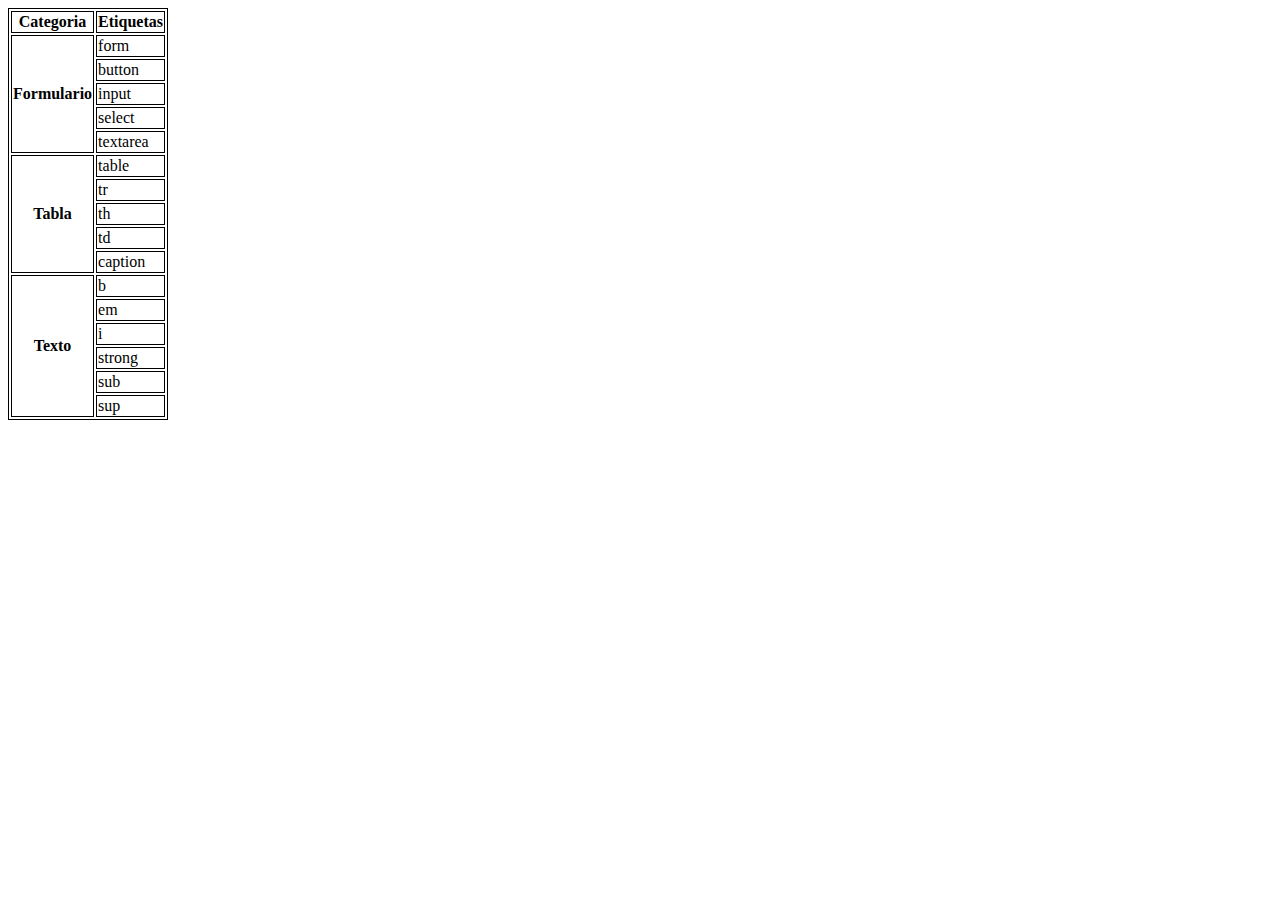
<file: index.html>
<!DOCTYPE html>
<html lang="en">

<head>
    <meta charset="UTF-8">
    <meta http-equiv="X-UA-Compatible" content="IE=edge">
    <meta name="viewport" content="width=device-width, initial-scale=1.0">
    <title>Ejercicio10</title>
    <link rel="stylesheet" href="style.css">
</head>

<body>
    <table>
        <tr>
            <th>Categoria</th>
            <th>Etiquetas</th>
        </tr>
        <tr>
            <th rowspan="5">Formulario</th>
            <td>form</td>
        </tr>
        <tr>
            <td>button</td>
        </tr>
        <tr>
            <td>input</td>
        </tr>
        <tr>
            <td>select</td>
        </tr>
        <tr>
            <td>textarea</td>
        </tr>
        <tr>
            <th rowspan="5">Tabla</th>
            <td>table</td>
        </tr>
        <tr>
            <td>tr</td>
        </tr>
        <tr>
            <td>th</td>
        </tr>
        <tr>
            <td>td</td>
        </tr>
        <tr>
            <td>caption</td>
        </tr>
        <tr>
            <th rowspan="6">Texto</th>
            <td>b</td>
        </tr>
        <tr>
            <td>em</td>
        </tr>
        <tr>
            <td>i</td>
        </tr>
        <tr>
            <td>strong</td>
        </tr>
        <tr>
            <td>sub</td>
        </tr>
        <tr>
            <td>sup</td>
        </tr>
    </table>
</body>

</html>
</file>
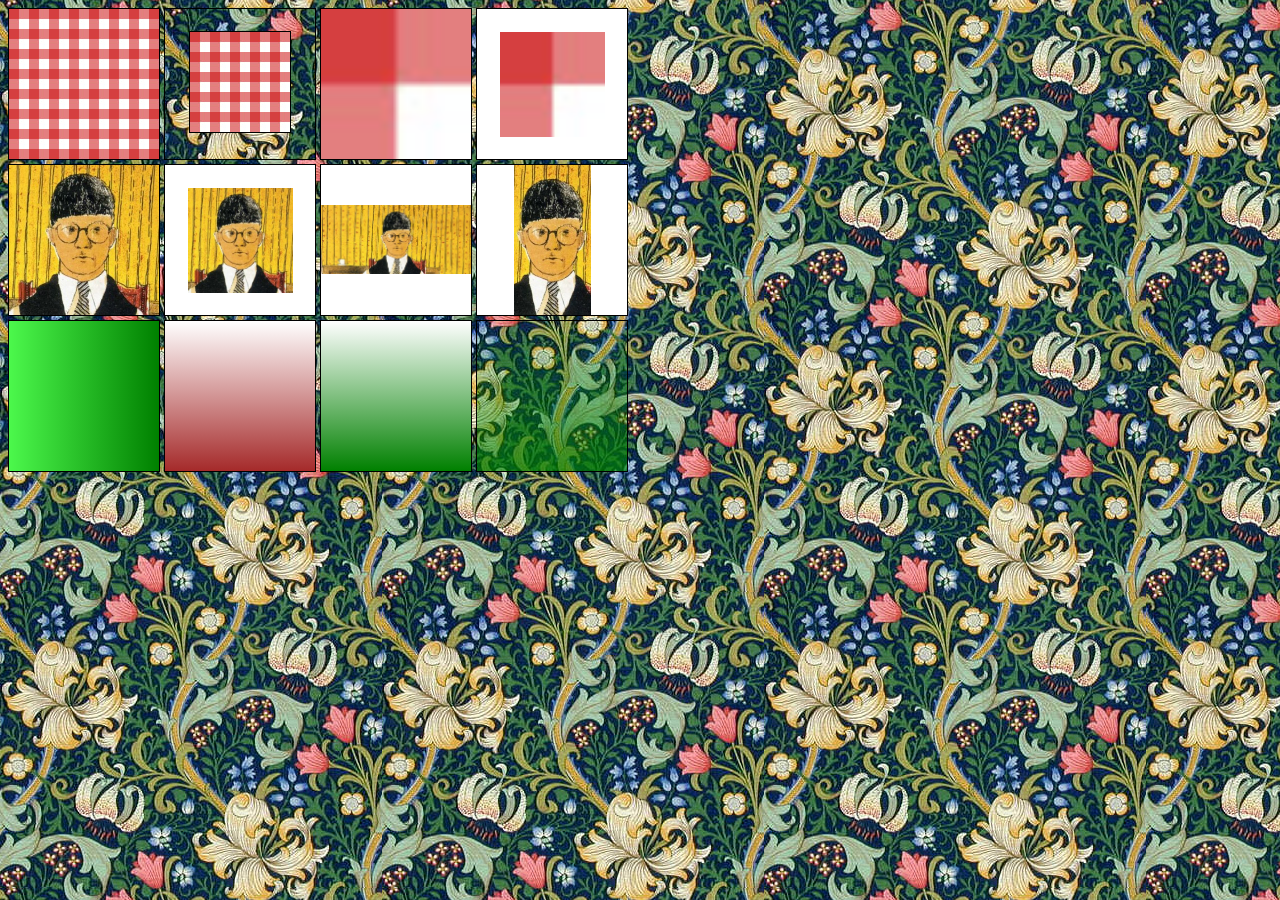
<file: Ejercicio7/index.html>
<!DOCTYPE html>
<html lang="en">

<head>
    <meta charset="UTF-8">
    <meta http-equiv="X-UA-Compatible" content="IE=edge">
    <meta name="viewport" content="width=device-width, initial-scale=1.0">
    <link rel="stylesheet" href="style.css">
    <title>Ejercicio7</title>
</head>

<body>
    <div class="div1"></div>

    <div class="contenedordiv2">
        <div class="div2"></div>
    </div>

    <div class="pixeles2"></div>
    <div class="pixeles"></div>
    <div class="pixeles2"></div>
    <br>

    <div class="niño"></div>

    <div class="niño2"></div>

    <div class="niño3"></div>

    <div class="niño4"></div>
    <br>

    <div class="gradientverde"></div>

    <div class="gradientmarron"></div>

    <div class="gradientlightgreen"></div>

    <div class="gradienttransparent"></div>

</body>

</html>
</file>
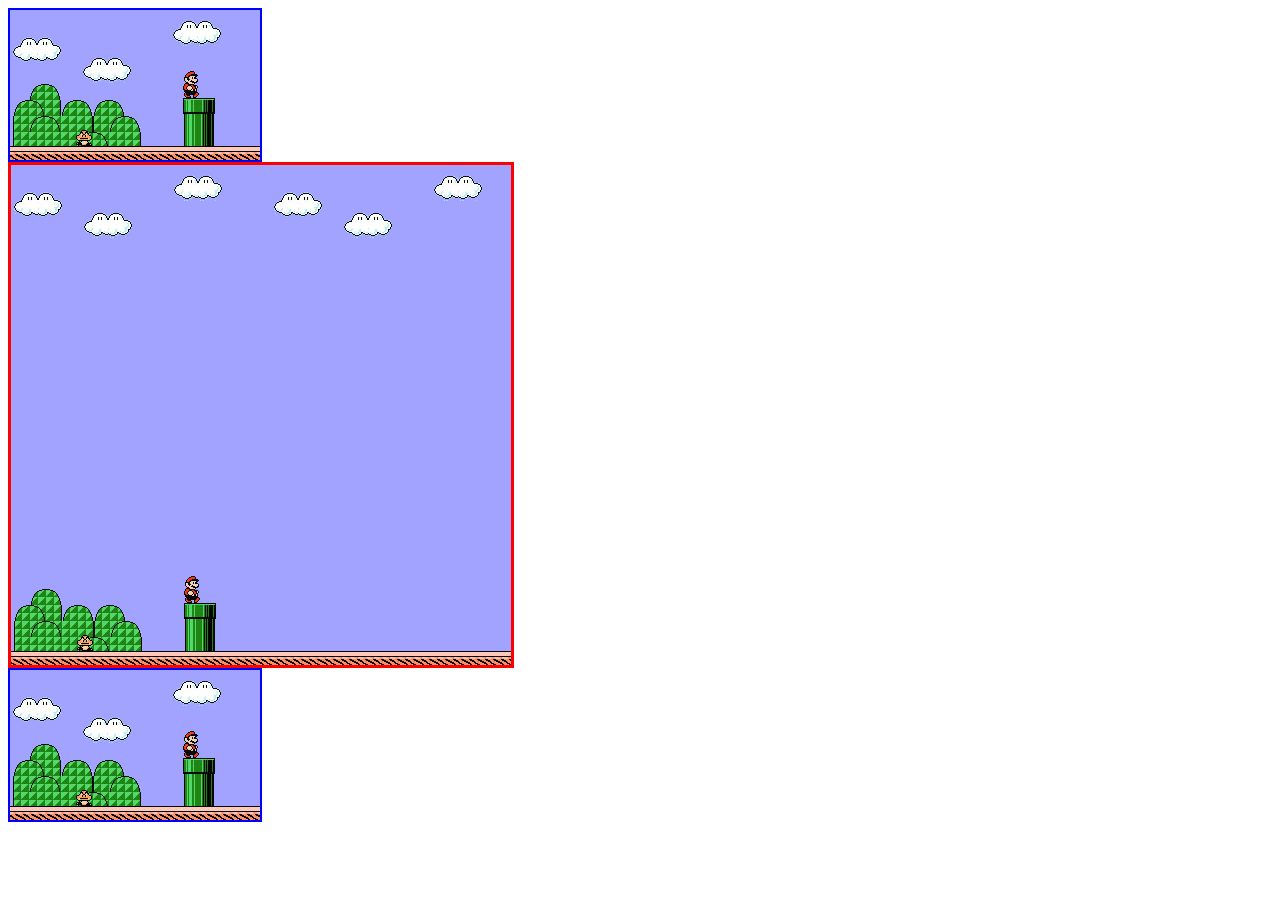
<file: Ejercicio8/index.html>
<!DOCTYPE html>
<html lang="en">

<head>
    <meta charset="UTF-8">
    <meta http-equiv="X-UA-Compatible" content="IE=edge">
    <meta name="viewport" content="width=device-width, initial-scale=1.0">
    <title>Ejercicio8</title>
    <link rel="stylesheet" href="style.css">
</head>

<body>
    <div>

    </div>
    <div>

    </div>
    <div>

    </div>
</body>

</html>
</file>
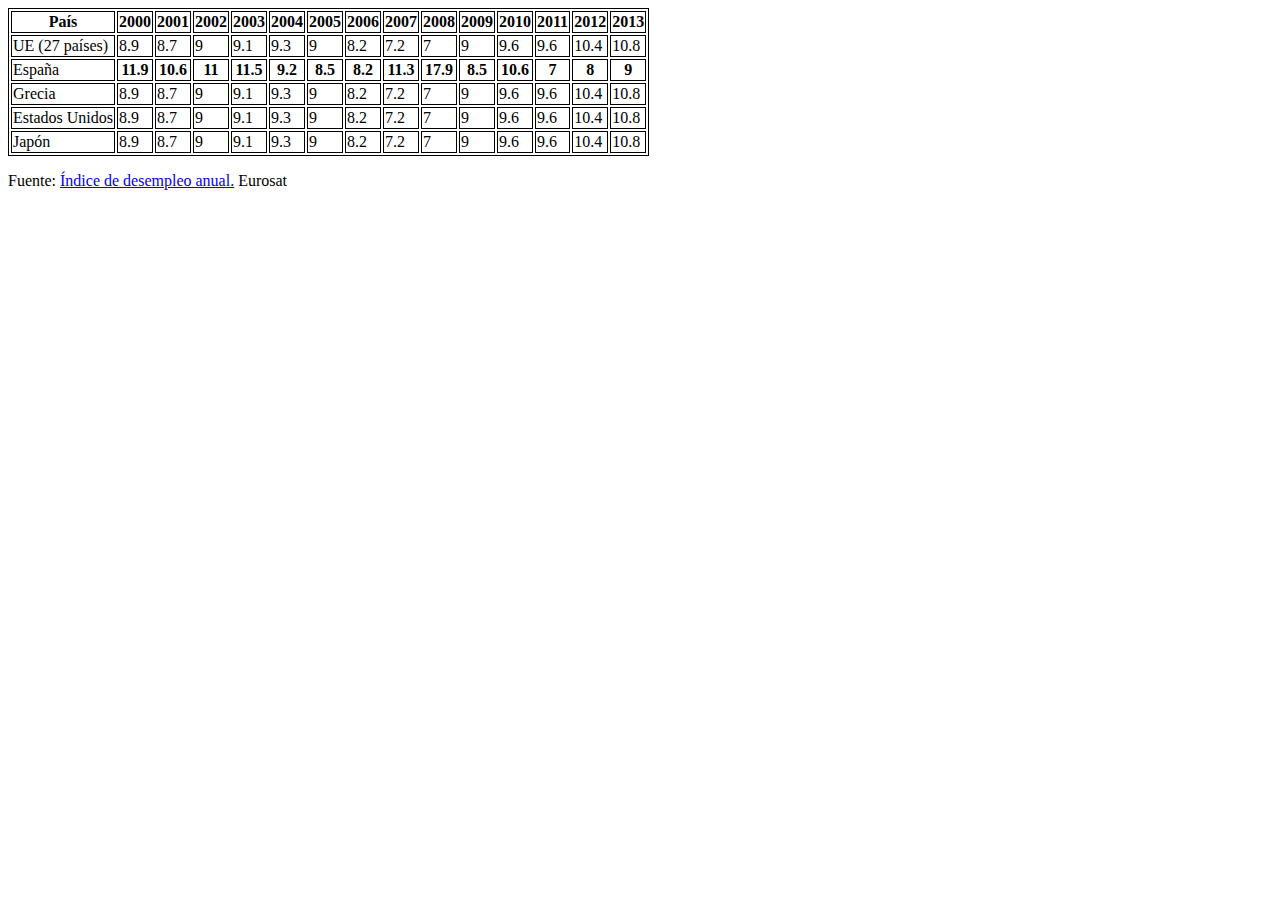
<file: Ejercicio9/index.html>
<!DOCTYPE html>
<html lang="en">
<head>
    <meta charset="UTF-8">
    <meta http-equiv="X-UA-Compatible" content="IE=edge">
    <meta name="viewport" content="width=device-width, initial-scale=1.0">
    <title>Ejercicio9</title>
    <link rel="stylesheet" href="style.css">
</head>
<body>
    <table>
        <tr>
            <th>País</th>
            <th>2000</th>
            <th>2001</th>
            <th>2002</th>
            <th>2003</th>
            <th>2004</th>
            <th>2005</th>
            <th>2006</th>
            <th>2007</th>
            <th>2008</th>
            <th>2009</th>
            <th>2010</th>
            <th>2011</th>
            <th>2012</th>
            <th>2013</th>
        </tr>
        <tr>
            <td>UE (27 países)</td>
            <td>8.9</td>
            <td>8.7</td>
            <td>9</td>
            <td>9.1</td>
            <td>9.3</td>
            <td>9</td>
            <td>8.2</td>
            <td>7.2</td>
            <td>7</td>
            <td>9</td>
            <td>9.6</td>
            <td>9.6</td>
            <td>10.4</td>
            <td>10.8</td>
        </tr>
        <tr>
            <td class="align">España</td>
            <th>11.9</th>
            <th>10.6</th>
            <th>11</th>
            <th>11.5</th>
            <th>9.2</th>
            <th>8.5</th>
            <th>8.2</th>
            <th>11.3</th>
            <th>17.9</th>
            <th>8.5</th>
            <th>10.6</th>
            <th>7</th>
            <th>8</th>
            <th>9</th>
        </tr>
        <tr>
            <td>Grecia</td>
            <td>8.9</td>
            <td>8.7</td>
            <td>9</td>
            <td>9.1</td>
            <td>9.3</td>
            <td>9</td>
            <td>8.2</td>
            <td>7.2</td>
            <td>7</td>
            <td>9</td>
            <td>9.6</td>
            <td>9.6</td>
            <td>10.4</td>
            <td>10.8</td>
        </tr>
        <tr>
            <td>Estados Unidos</td>
            <td>8.9</td>
            <td>8.7</td>
            <td>9</td>
            <td>9.1</td>
            <td>9.3</td>
            <td>9</td>
            <td>8.2</td>
            <td>7.2</td>
            <td>7</td>
            <td>9</td>
            <td>9.6</td>
            <td>9.6</td>
            <td>10.4</td>
            <td>10.8</td>
        </tr>
        <tr>
            <td>Japón</td>
            <td>8.9</td>
            <td>8.7</td>
            <td>9</td>
            <td>9.1</td>
            <td>9.3</td>
            <td>9</td>
            <td>8.2</td>
            <td>7.2</td>
            <td>7</td>
            <td>9</td>
            <td>9.6</td>
            <td>9.6</td>
            <td>10.4</td>
            <td>10.8</td>
        </tr>
    </table>
    <p>Fuente: <a href="https://datosmacro.expansion.com/paro/espana">Índice de desempleo anual.</a> Eurosat</p>
</body>
</html>
</file>
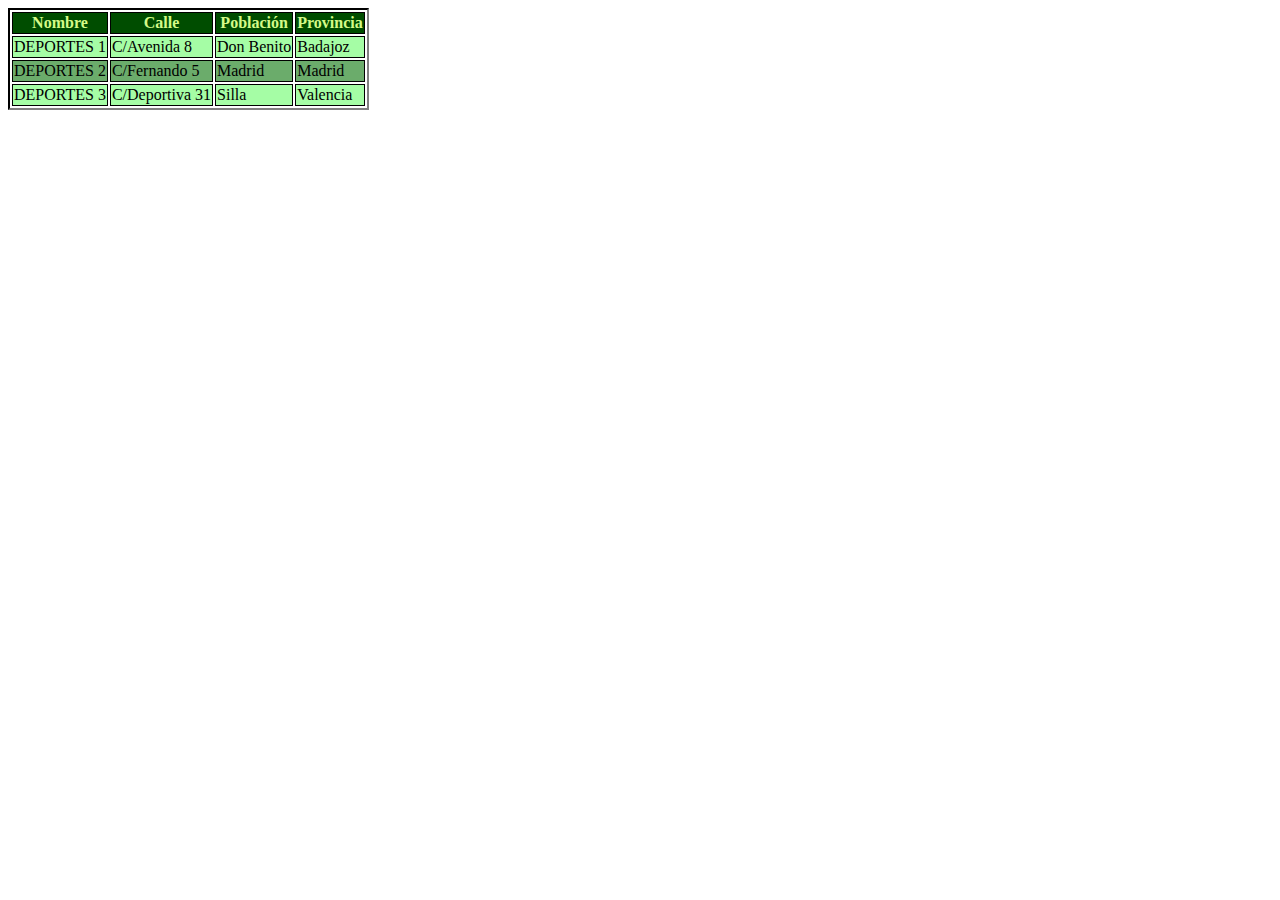
<file: Ejercicio1/donde.html>
<!DOCTYPE html>
<html lang="en">

<head>
    <meta charset="UTF-8">
    <meta http-equiv="X-UA-Compatible" content="IE=edge">
    <meta name="viewport" content="width=device-width, initial-scale=1.0">
    <link rel="stylesheet" href="css/style.css">
    <title>Document</title>
</head>

<body>
    <table class="table">
        <tr>
            <th>Nombre</th>
            <th>Calle</th>
            <th>Población</th>
            <th>Provincia</th>
        </tr>
        <tr class="fila">
            <td>DEPORTES 1</td>
            <td>C/Avenida 8</td>
            <td>Don Benito</td>
            <td>Badajoz</td>
        </tr>
        <tr class="filados">
            <td>DEPORTES 2</td>
            <td>C/Fernando 5</td>
            <td>Madrid</td>
            <td>Madrid</td>
        </tr>
        <tr class="fila">
            <td>DEPORTES 3</td>
            <td>C/Deportiva 31</td>
            <td>Silla</td>
            <td>Valencia</td>
        </tr>
    </table>
</body>

</html>
</file>
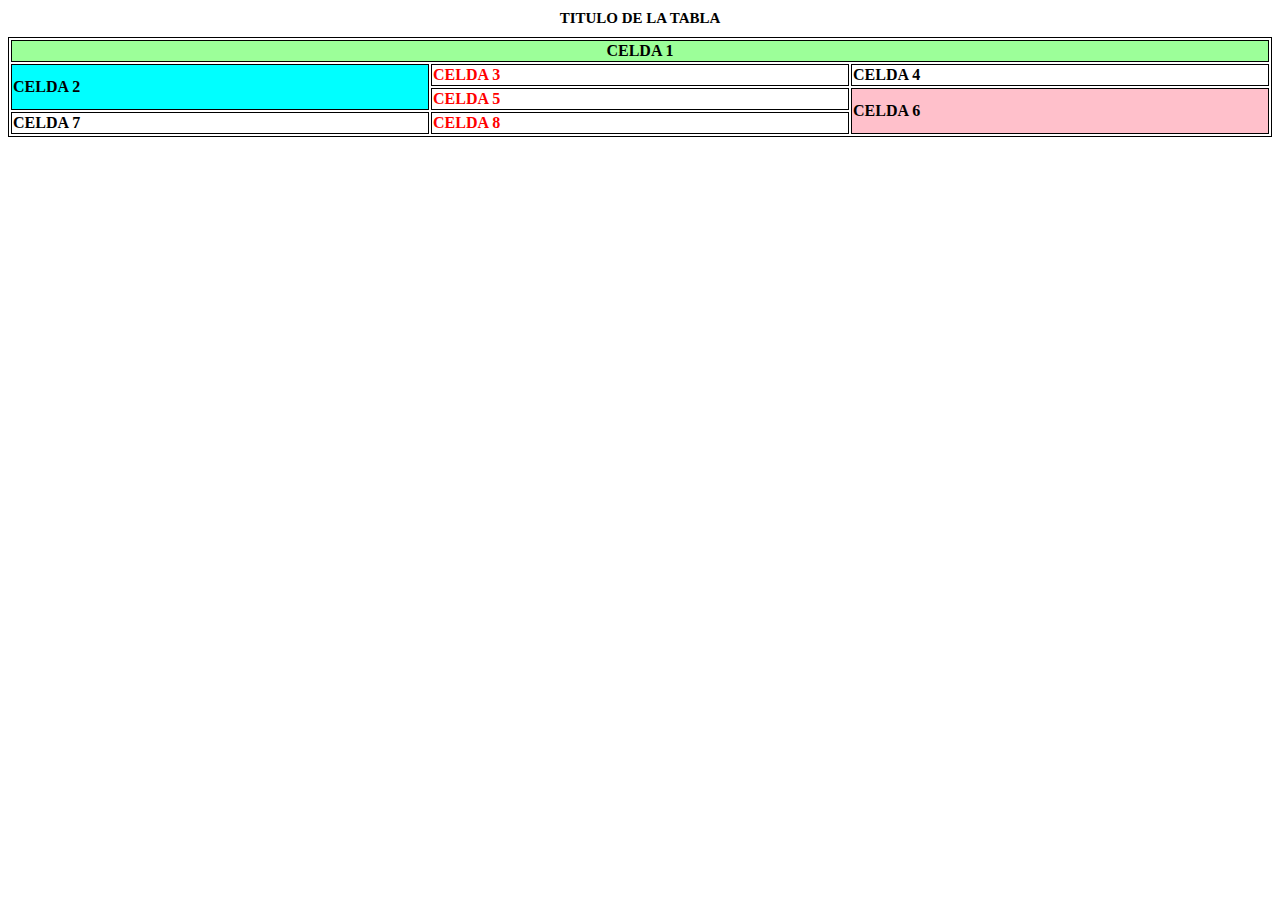
<file: Ejercicio3/tabla.html>
<!DOCTYPE html>
<html lang="en">
<head>
    <meta charset="UTF-8">
    <meta http-equiv="X-UA-Compatible" content="IE=edge">
    <meta name="viewport" content="width=device-width, initial-scale=1.0">
    <link rel="stylesheet" href="css/style.css">
    <title>Document</title>
</head>
<body>
    <h1>TITULO DE LA TABLA</h1>
    <table>
        <tr>
            <th colspan="3" class="celdauno">CELDA 1</th>
        </tr>
        <tr>
            <td rowspan="2" class="celdados">CELDA 2</td>
            <td class="textorojo">CELDA 3</td>
            <td>CELDA 4</td>
        </tr>
        <tr>
            <td class="textorojo">CELDA 5</td>
            <td rowspan="2" class="celdaseis">CELDA 6</td>
        </tr>
        <tr>
            <td>CELDA 7</td>
            <td class="textorojo">CELDA 8</td>
        </tr>
    </table>
</body>
</html>
</file>
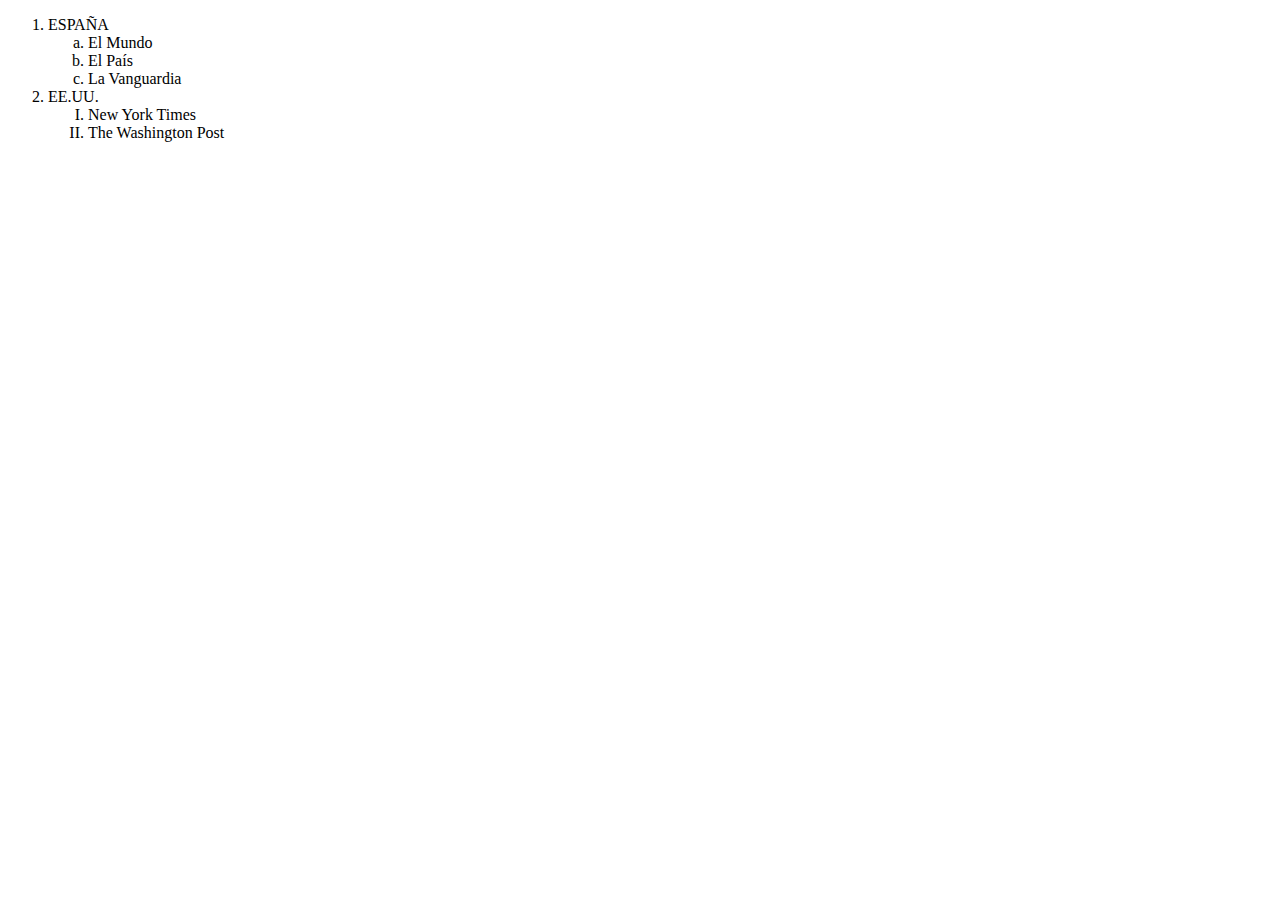
<file: Ejercicio5/tablas.html>
<!DOCTYPE html>
<html lang="en">
<head>
    <meta charset="UTF-8">
    <meta http-equiv="X-UA-Compatible" content="IE=edge">
    <meta name="viewport" content="width=device-width, initial-scale=1.0">
    <link rel="stylesheet" href="style.css">
    <title>Ejercicio5</title>
</head>
<body>
    <ol>
        <li> ESPAÑA 
            <ul class="letras">
                <li>El Mundo</li>
                <li>El País</li>
                <li>La Vanguardia</li>
            </ul>
        </li>
        <li>EE.UU. 
            <ul class="roman">
                <li>New York Times</li>
                <li>The Washington Post</li>
            </ul>
        </li>
    </ol>
</body>
</html>
</file>
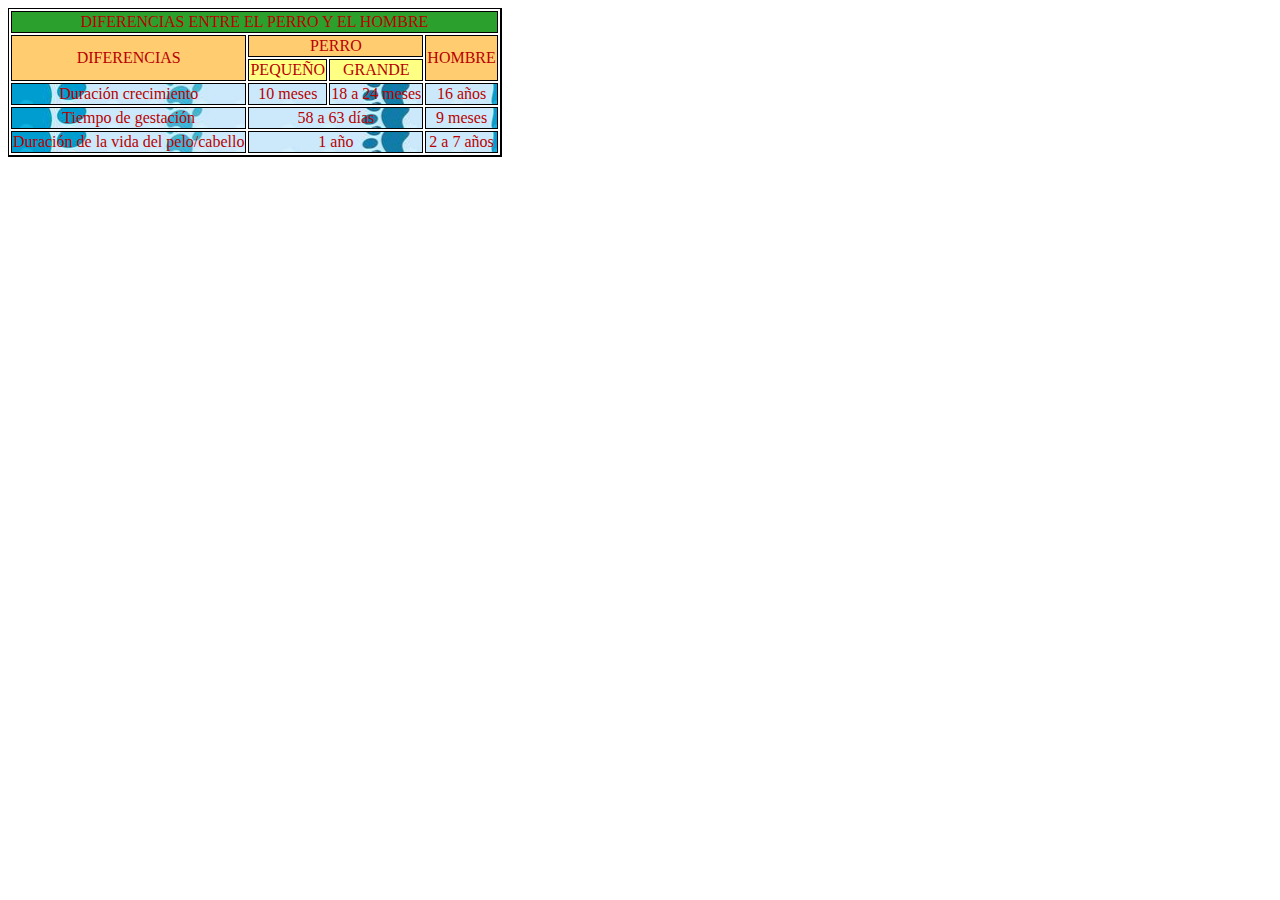
<file: Ejercicio6/tabla.html>
<!DOCTYPE html>
<html lang="en">
<head>
    <meta charset="UTF-8">
    <meta http-equiv="X-UA-Compatible" content="IE=edge">
    <meta name="viewport" content="width=device-width, initial-scale=1.0">
    <link rel="stylesheet" href="style.css">
    <title>Ejercicio6</title>
</head>
<body>
    
    <table>
        <tr>
            <td colspan="4" class="titulo">DIFERENCIAS ENTRE EL PERRO Y EL HOMBRE</td>
        </tr>
        <tr class="naranja">
            <td rowspan="2"> DIFERENCIAS</td>
            <td colspan="2">PERRO</td>
            <td rowspan="2"> HOMBRE</td>
        </tr>
        <tr class="amarillo">
            <td>PEQUEÑO</td>
            <td>GRANDE</td>
        </tr>
        <tr class="fondo">
            <td>Duración crecimiento</td>
            <td>10 meses</td>
            <td>18 a 24 meses</td>
            <td>16 años</td>
        </tr>
        <tr class="fondo">
            <td>Tiempo de gestación</td>
            <td colspan="2">58 a 63 días</td>
            <td>9 meses</td>
        </tr>
        <tr class="fondo">
            <td>Duración de la vida del pelo/cabello</td>
            <td colspan="2">1 año</td>
            <td>2 a 7 años</td>
        </tr>
        
    </table>

</body>
</html>
</file>
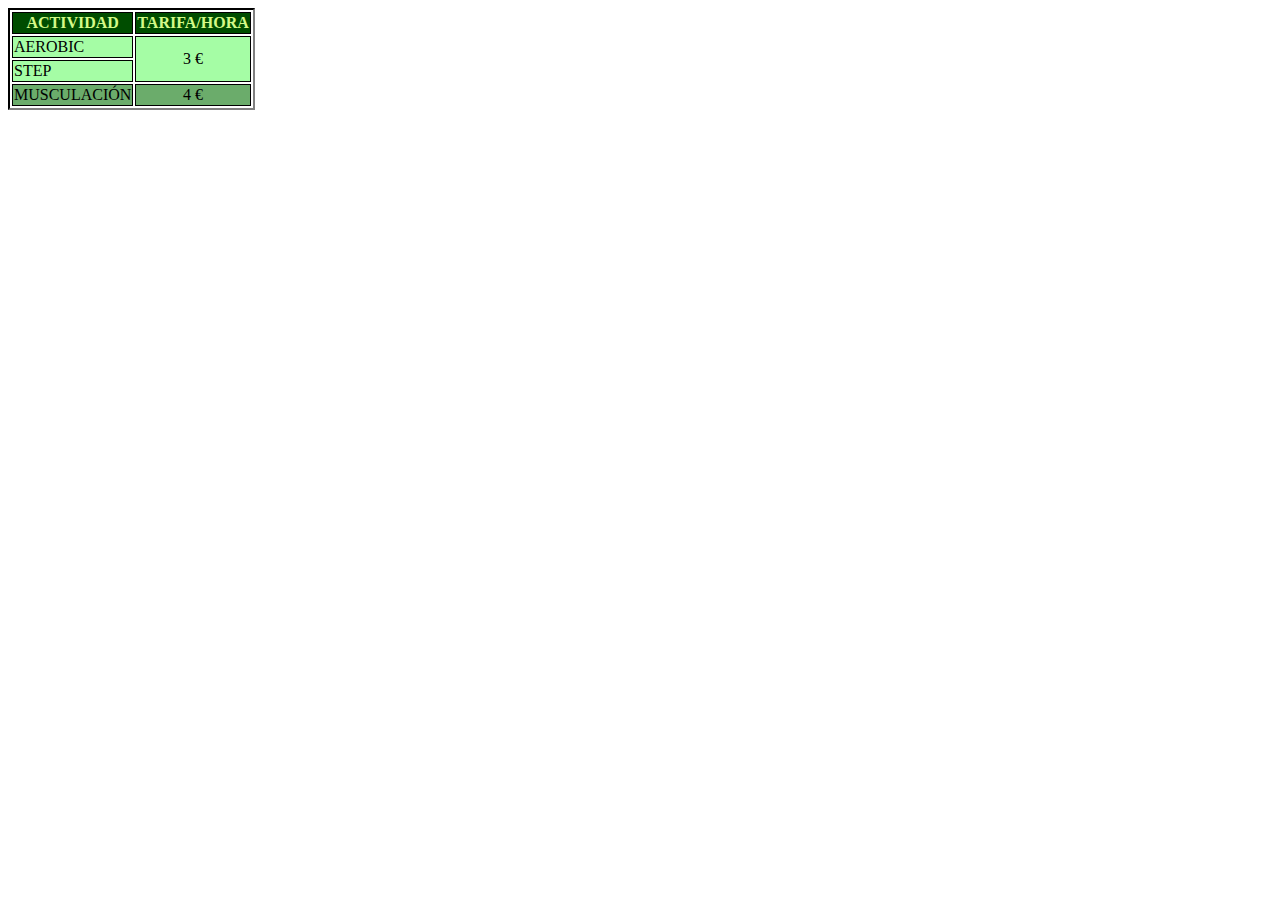
<file: Ejercicio2/deportes/instalaciones.html>
<!DOCTYPE html>
<html lang="en">
<head>
    <meta charset="UTF-8">
    <meta http-equiv="X-UA-Compatible" content="IE=edge">
    <meta name="viewport" content="width=device-width, initial-scale=1.0">
    <link rel="stylesheet" href="../css/style.css">
    <title>Document</title>
</head>
<body>
    <table>
        <tr class="fila">
            <th>ACTIVIDAD</th>
            <th>TARIFA/HORA</th>
        </tr>
        <tr class="fila">
            <td>AEROBIC</td>
            <td rowspan="2" class="center">3 €</td>
        </tr>
        <tr class="fila">
            <td>STEP</td>
        </tr>
        <tr class="filados">
            <td>MUSCULACIÓN</td>
            <td class="center">4 €</td>
        </tr>
    </table>
</body>
</html>
</file>
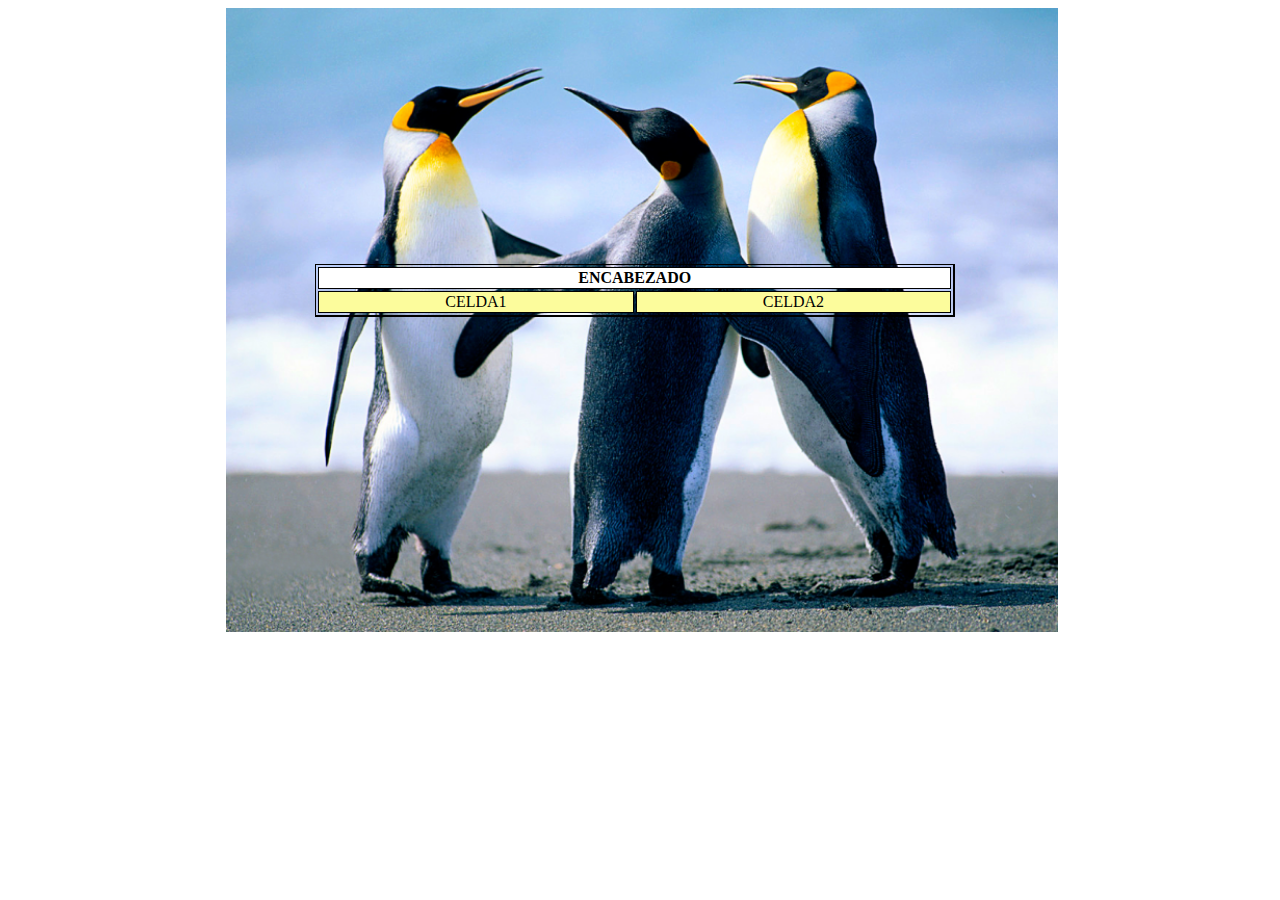
<file: Ejercicio4/html/tablafondo.html>
<!DOCTYPE html>
<html lang="en">
<head>
    <meta charset="UTF-8">
    <meta http-equiv="X-UA-Compatible" content="IE=edge">
    <meta name="viewport" content="width=device-width, initial-scale=1.0">
    <link rel="stylesheet" href="../css/style.css">
    <title>Ejercicio4</title>
</head>
<body>
    <img src="../imagenes/penguins.jpg" alt="Pingüinos">
    <div>
        <table>
            <tr>
                <th colspan="2">ENCABEZADO</th>
            </tr>
            <tr>
                <td>CELDA1</td>
                <td>CELDA2</td>
            </tr>
        </table>
    </div>
</body>
</html>
</file>
<file: style.css>
table, td, th{
    border: 1px solid black;
}
</file>
<file: Ejercicio7/style.css>
body {
    background-image: url(imagenes/fondoverde.jpg);
    background-repeat: repeat;
}

div {
    display: inline-block;
    height: 150px;
    width: 150px;
    border: 1px solid black;
    margin: 0 auto;
    text-align: center;
}

.div1 {
    border: 1px solid black;
    width: 150px;
    height: 150px;
    background-image: url(imagenes/pixelesrojos.jpg);
}

.contenedordiv2 {
    height: 150px;
    width: 150px;
    position: absolute;
    margin-bottom: 50px;
    background-image: url(imagenes/fondoverde.jpg);
}

.div2 {
    background-image: url(imagenes/pixelesrojos.jpg);
    height: 100px;
    width: 100px;
    margin-top: 22px;
}

.pixeles {
    background-image: url(imagenes/pixelesrojos.jpg);
    background-size: 100%;
}

.pixeles2 {
    background-image: url(imagenes/pixelesrojos.jpg);
    background-repeat: no-repeat;
    background-size: 70%;
    background-color: white;
    background-position: center;
}

.niño {
    background-image: url(imagenes/niñoestandard.jpg);
    background-repeat: no-repeat;
    background-size: 100%;
}

.niño2 {
    background-image: url(imagenes/niñoestandard.jpg);
    background-repeat: no-repeat;
    background-size: 100%;
    background-size: 70%;
    background-color: white;
    background-position: center;

}

.niño3 {
    background-image: url(imagenes/niñolargo.jpg);
    background-repeat: no-repeat;
    background-size: 100% auto;
    background-color: white;
    background-position: center;
}

.niño4 {
    background-image: url(imagenes/niñoestrecho.jpg);
    background-size: auto 100%;
    background-repeat: no-repeat;
    background-color: white;
    background-position: center;
}

.gradientverde{
    background-image: linear-gradient(to right, rgb(76, 248, 76), green);
}

.gradientmarron{
    background-image: linear-gradient(white, brown);
}

.gradientlightgreen{
    background-image: linear-gradient(white, green);
}

.gradienttransparent{
    background-image: linear-gradient(rgba(255, 255, 255, 0), rgba(0, 128, 0, 0.699));
}
</file>
<file: Ejercicio8/style.css>
div:nth-child(1), div:nth-child(3){
    width: 250px;
    height: 150px;
    border: 2px solid blue;
    background-color: rgb(162, 162, 255);
    background-image: url(imagenes/bloque.png), url(imagenes/mario.png), url(imagenes/nubes.png);
    background-repeat: repeat-x, no-repeat, repeat-x;
    background-position: bottom, left bottom, left top;
}

div:nth-child(2){
    width: 500px;
    height: 500px;
    border: 3px solid red;
    background-color: rgb(162, 162, 255);
    background-image: url(imagenes/bloque.png), url(imagenes/mario.png), url(imagenes/nubes.png);
    background-repeat: repeat-x, no-repeat, repeat-x;
    background-position: bottom, left bottom, left top;
}
</file>
<file: Ejercicio9/style.css>
table, td, th{
    border: 1px solid black;
}

#align{
    font-weight: bold;
    text-align: left;
}
</file>
<file: Ejercicio1/css/style.css>
th{
    background-color: rgb(0, 77, 0);
    color: rgb(212, 250, 136);
    font-weight: bold;
}

.fila{
    background-color: rgb(165, 253, 165);
}

.filados{
    background-color: rgb(107, 172, 107);
}

table{
  border-left: 2px solid black;
  border-top: 2px solid black;
  border-right: 2px solid grey;
  border-bottom: 2px solid grey;
}

th, td{
    border: 1px solid black;
}
</file>
<file: Ejercicio3/css/style.css>
table, td, th{
    border: 1px solid black;
}

table{
    width: 100%;
    font-weight: bold;
}

.celdauno{
    background-color: rgb(156, 255, 153);
    text-align: center;
}

.celdados{
    background-color:aqua;
}

.celdaseis{
    background-color:pink;
}

.textorojo{
    color:red;
}

h1{
    text-align: center;
    font-size: 15px;
}
</file>
<file: Ejercicio5/style.css>
.letras{
    list-style-type: lower-alpha;
}

.roman{
    list-style-type: upper-roman;
}
</file>
<file: Ejercicio6/style.css>
table, td, th{
    border: 1px solid black;
    text-align: center;
    color: rgb(184, 0, 0);
}

.titulo{
    background-color: rgb(44, 160, 44);
}

.naranja{
    background-color: rgb(255, 205, 112);
}

.amarillo{
    background-color: rgb(255, 255, 132);
}

.fondo{
    background-image: url(imagenes/huellas.jpg);
}

table{
    border-right: 2px solid black;
    border-bottom: 2px solid black;
}
</file>
<file: Ejercicio2/css/style.css>
th{
    background-color: rgb(0, 77, 0);
    color: rgb(212, 250, 136);
    font-weight: bold;
}

.fila{
    background-color: rgb(165, 253, 165);
}

.filados{
    background-color: rgb(107, 172, 107);
}

table{
  border-left: 2px solid black;
  border-top: 2px solid black;
  border-right: 2px solid grey;
  border-bottom: 2px solid grey;
}

th, td{
    border: 1px solid black;
}

.center{
    text-align: center;
}
</file>
<file: Ejercicio4/css/style.css>
img{
    display: block;
    margin-left: 17%;
    position: absolute;
    width: 65%;
    z-index: 0;
}

div{
  margin: auto;
  margin-left: 24%;
  width: 50%;
  position: absolute;
  margin-top: 20%;
}

table{
    width: 100%;
    text-align: center;
    border: 1px solid black;
}

th, td{
    border: 1px solid black;
}

td{
    background-color: rgb(252, 252, 156);
}

th{
    background-color: white;
}

table{
    border-right: 2px solid black;
    border-bottom: 2px solid black;
    border-left: 1px solid black;
    border-top: 1px solid black;
}
</file>
